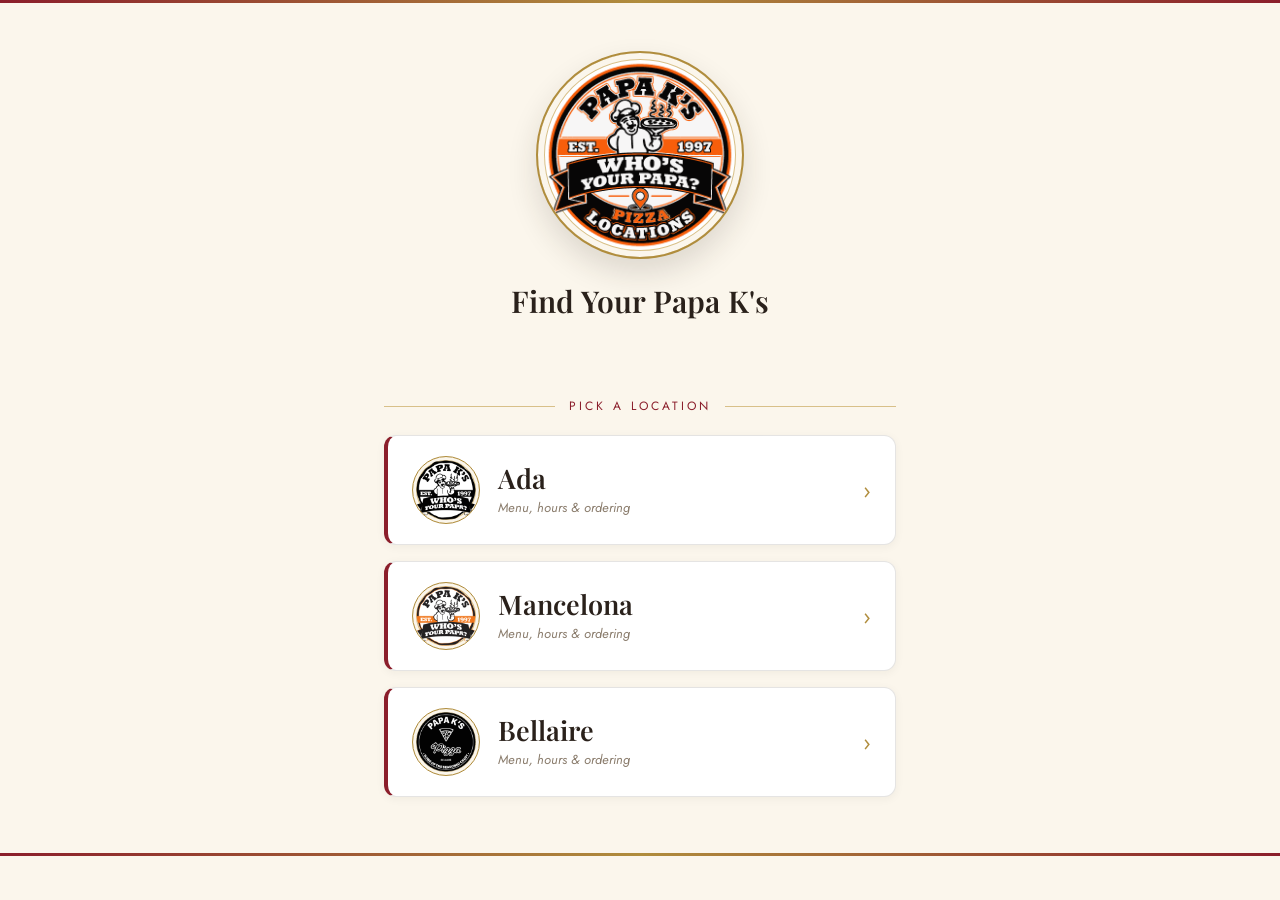
<file: index.html>
<!DOCTYPE html>
<html lang="en">
<head>
<meta charset="UTF-8">
<meta name="viewport" content="width=device-width, initial-scale=1.0">
<title>Papa K's Pizza — Choose Your Location</title>
<link rel="preconnect" href="https://fonts.googleapis.com">
<link href="https://fonts.googleapis.com/css2?family=Playfair+Display:ital,wght@0,500;0,600;0,700;1,600&family=Jost:wght@300;400;500;600&display=swap" rel="stylesheet">
<style>
  :root{
    --red: #8B1E2B;
    --red-dark: #6B141F;
    --cream: #FBF6EC;
    --ink: #2A211B;
    --gold: #B08D3D;
    --gold-soft: #D8C089;
    --white: #FFFFFF;
    --shadow: rgba(42,33,27,0.14);
  }

  *{ box-sizing: border-box; }

  html,body{
    margin:0;
    padding:0;
    background: var(--cream);
    font-family: 'Jost', sans-serif;
    color: var(--ink);
    -webkit-tap-highlight-color: transparent;
  }

  .rule-line{
    height: 3px;
    width: 100%;
    background: linear-gradient(90deg, var(--red), var(--gold), var(--red));
  }

  .wrap{
    max-width: 560px;
    margin: 0 auto;
    padding: 0 24px 56px;
  }

  .hero{
    text-align: center;
    padding: 48px 0 30px;
  }

  .crest{
    width: 208px;
    height: 208px;
    margin: 0 auto 22px;
    border-radius: 50%;
    background: var(--white);
    position: relative;
    overflow: hidden;
    display: flex;
    align-items: center;
    justify-content: center;
    border: 2px solid var(--gold);
    box-shadow:
      inset 0 0 0 6px var(--cream),
      inset 0 0 0 7px var(--gold-soft),
      0 14px 30px var(--shadow);
  }

  .crest img{
    width: 100%;
    height: 100%;
    object-fit: cover;
    border-radius: 50%;
  }

  h1{
    font-family: 'Playfair Display', serif;
    font-weight: 600;
    font-size: 30px;
    margin: 18px 0 6px;
    color: var(--ink);
    letter-spacing: 0.2px;
  }

  .section-label{
    display:flex;
    align-items:center;
    gap: 14px;
    margin: 40px 0 20px;
  }
  .section-label span{
    font-family:'Jost', sans-serif;
    font-size: 12px;
    letter-spacing: 3px;
    text-transform: uppercase;
    color: var(--red);
    white-space: nowrap;
  }
  .section-label::before,
  .section-label::after{
    content:"";
    flex:1;
    height: 1px;
    background: var(--gold-soft);
  }

  .locations{
    display: flex;
    flex-direction: column;
    gap: 16px;
  }

  .loc-btn{
    display: flex;
    align-items: center;
    justify-content: space-between;
    gap: 18px;
    width: 100%;
    min-height: 96px;
    padding: 20px 24px;
    background: var(--white);
    border: 1px solid rgba(42,33,27,0.12);
    border-left: 4px solid var(--red);
    border-radius: 12px;
    text-decoration: none;
    color: var(--ink);
    box-shadow: 0 2px 10px rgba(42,33,27,0.05);
    cursor: pointer;
    transition: transform 0.15s ease, box-shadow 0.15s ease, border-color 0.15s ease;
    -webkit-user-select: none;
    user-select: none;
  }

  .loc-btn:hover{
    box-shadow: 0 10px 26px rgba(42,33,27,0.12);
    transform: translateY(-2px);
    border-left-color: var(--gold);
  }

  .loc-btn:active{
    transform: translateY(0);
    box-shadow: 0 2px 8px rgba(42,33,27,0.08);
  }

  .loc-left{
    display:flex;
    align-items:center;
    gap: 18px;
  }

  .loc-icon{
    flex-shrink:0;
    width: 68px;
    height: 68px;
    border-radius: 50%;
    background: var(--white);
    display:flex;
    align-items:center;
    justify-content:center;
    border: 1.5px solid var(--gold);
    box-shadow: inset 0 0 0 3px var(--cream), inset 0 0 0 4px var(--gold-soft);
    position: relative;
    overflow: hidden;
  }

  .loc-icon img{
    width: 100%;
    height: 100%;
    object-fit: cover;
    border-radius: 50%;
  }

  .loc-text{
    text-align:left;
  }

  .loc-name{
    font-family:'Playfair Display', serif;
    font-weight: 600;
    font-size: 27px;
    line-height:1.15;
    color: var(--ink);
  }

  .loc-sub{
    font-family: 'Jost', sans-serif;
    font-style: italic;
    font-size: 13px;
    color: #8a7c6c;
    margin-top: 3px;
  }

  .loc-arrow{
    font-size: 22px;
    color: var(--gold);
    flex-shrink:0;
  }

  @media (max-width: 380px){
    .crest{ width:176px; height:176px; }
    .loc-name{ font-size:23px; }
  }
</style>
</head>
<body>

<div class="rule-line"></div>

<div class="wrap">

  <div class="hero">
    <div class="crest">
      <img src="[data-uri]" alt="Papa K's Pizza logo">
    </div>

    <h1>Find Your Papa K's</h1>
  </div>

  <div class="section-label"><span>Pick a Location</span></div>

  <div class="locations">

    <a class="loc-btn" href="https://www.papakspizza.com/ada" aria-label="Papa K's Ada location">
      <div class="loc-left">
        <div class="loc-icon">
          <img src="[data-uri]" alt="Ada location logo">
        </div>
        <div class="loc-text">
          <div class="loc-name">Ada</div>
          <div class="loc-sub">Menu, hours &amp; ordering</div>
        </div>
      </div>
      <div class="loc-arrow">›</div>
    </a>

    <a class="loc-btn" href="https://www.papaksinc.com" aria-label="Papa K's Mancelona location">
      <div class="loc-left">
        <div class="loc-icon">
          <img src="[data-uri]" alt="Mancelona location logo">
        </div>
        <div class="loc-text">
          <div class="loc-name">Mancelona</div>
          <div class="loc-sub">Menu, hours &amp; ordering</div>
        </div>
      </div>
      <div class="loc-arrow">›</div>
    </a>

    <a class="loc-btn" href="https://papaksofbellaire.net" aria-label="Papa K's Bellaire location">
      <div class="loc-left">
        <div class="loc-icon">
          <img src="[data-uri]" alt="Bellaire location logo">
        </div>
        <div class="loc-text">
          <div class="loc-name">Bellaire</div>
          <div class="loc-sub">Menu, hours &amp; ordering</div>
        </div>
      </div>
      <div class="loc-arrow">›</div>
    </a>

  </div>

</div>

<div class="rule-line"></div>

</body>
</html>
</file>
